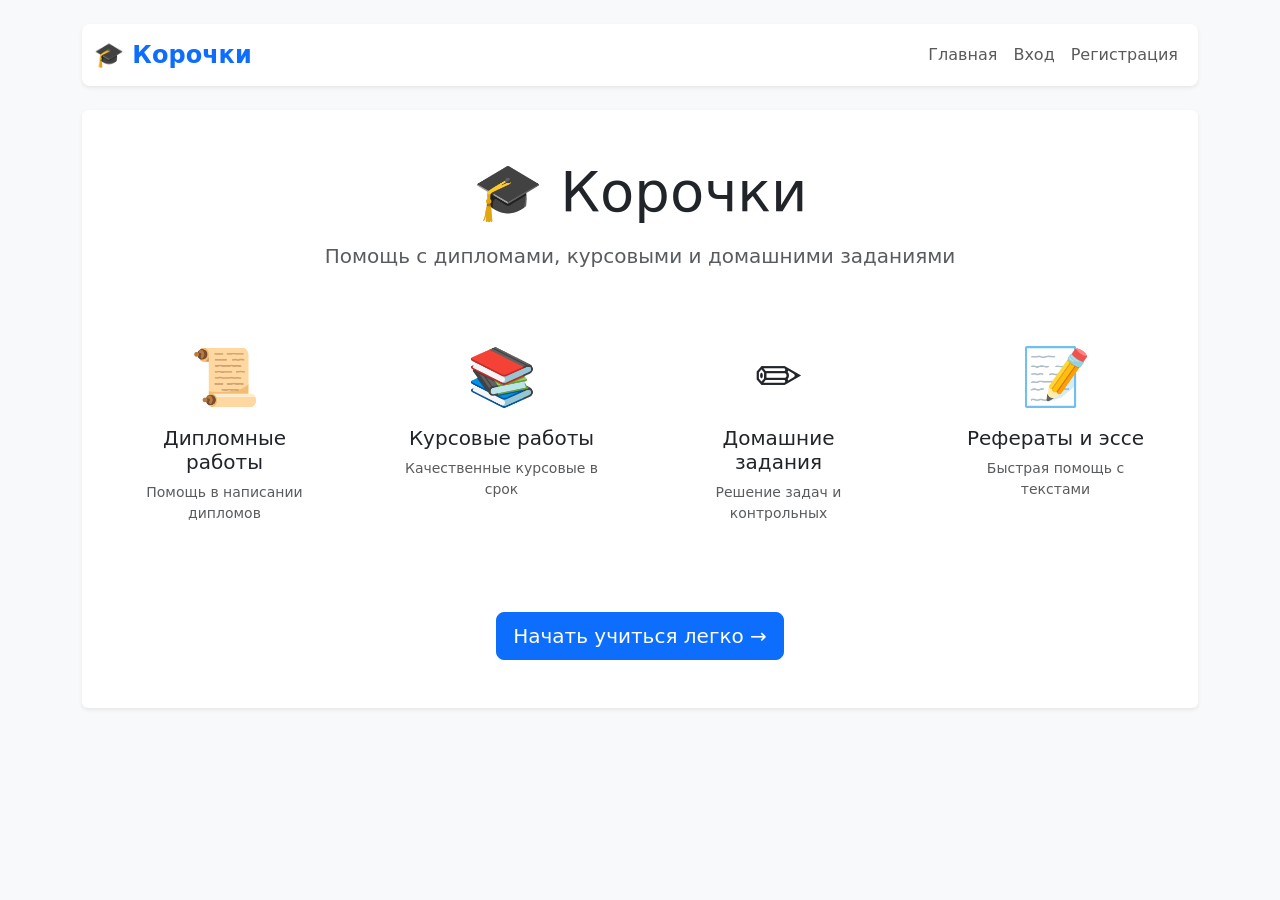
<file: index.html>
<!DOCTYPE html>
<html lang="ru">
<head>
    <meta charset="UTF-8">
    <meta name="viewport" content="width=device-width, initial-scale=1.0">
    <title>Корочки | Помощь с дипломами и ДЗ</title>
    <link href="https://cdn.jsdelivr.net/npm/bootstrap@5.3.0/dist/css/bootstrap.min.css" rel="stylesheet">
    <link rel="stylesheet" href="style.css">
</head>
<body class="bg-light">
    <div class="container py-4">
        <!-- Навигация -->
        <nav class="navbar navbar-expand-lg bg-white rounded-3 shadow-sm mb-4">
            <div class="container-fluid">
                <a class="navbar-brand logo" href="index.html">🎓 Корочки</a>
                <button class="navbar-toggler" type="button" data-bs-toggle="collapse" data-bs-target="#navbarNav">
                    <span class="navbar-toggler-icon"></span>
                </button>
                <div class="collapse navbar-collapse" id="navbarNav">
                    <ul class="navbar-nav ms-auto">
                        <li class="nav-item"><a class="nav-link" href="index.html">Главная</a></li>
                        <li class="nav-item"><a class="nav-link" href="login.html">Вход</a></li>
                        <li class="nav-item"><a class="nav-link" href="register.html">Регистрация</a></li>
                    </ul>
                </div>
            </div>
        </nav>

        <!-- Главный блок -->
        <div class="card border-0 shadow-sm mb-4">
            <div class="card-body text-center py-5">
                <h1 class="display-4 mb-3">🎓 Корочки</h1>
                <p class="lead text-muted mb-4">Помощь с дипломами, курсовыми и домашними заданиями</p>
                
                <div class="row g-4 mt-3">
                    <div class="col-md-3 col-sm-6">
                        <div class="service-card p-4 bg-white h-100">
                            <div class="display-4 mb-3">📜</div>
                            <h5>Дипломные работы</h5>
                            <p class="small text-muted">Помощь в написании дипломов</p>
                        </div>
                    </div>
                    <div class="col-md-3 col-sm-6">
                        <div class="service-card p-4 bg-white h-100">
                            <div class="display-4 mb-3">📚</div>
                            <h5>Курсовые работы</h5>
                            <p class="small text-muted">Качественные курсовые в срок</p>
                        </div>
                    </div>
                    <div class="col-md-3 col-sm-6">
                        <div class="service-card p-4 bg-white h-100">
                            <div class="display-4 mb-3">✏️</div>
                            <h5>Домашние задания</h5>
                            <p class="small text-muted">Решение задач и контрольных</p>
                        </div>
                    </div>
                    <div class="col-md-3 col-sm-6">
                        <div class="service-card p-4 bg-white h-100">
                            <div class="display-4 mb-3">📝</div>
                            <h5>Рефераты и эссе</h5>
                            <p class="small text-muted">Быстрая помощь с текстами</p>
                        </div>
                    </div>
                </div>
                
                <div class="mt-5">
                    <a href="register.html" class="btn btn-primary btn-lg">Начать учиться легко →</a>
                </div>
            </div>
        </div>
    </div>
</body>
</html>
</file>
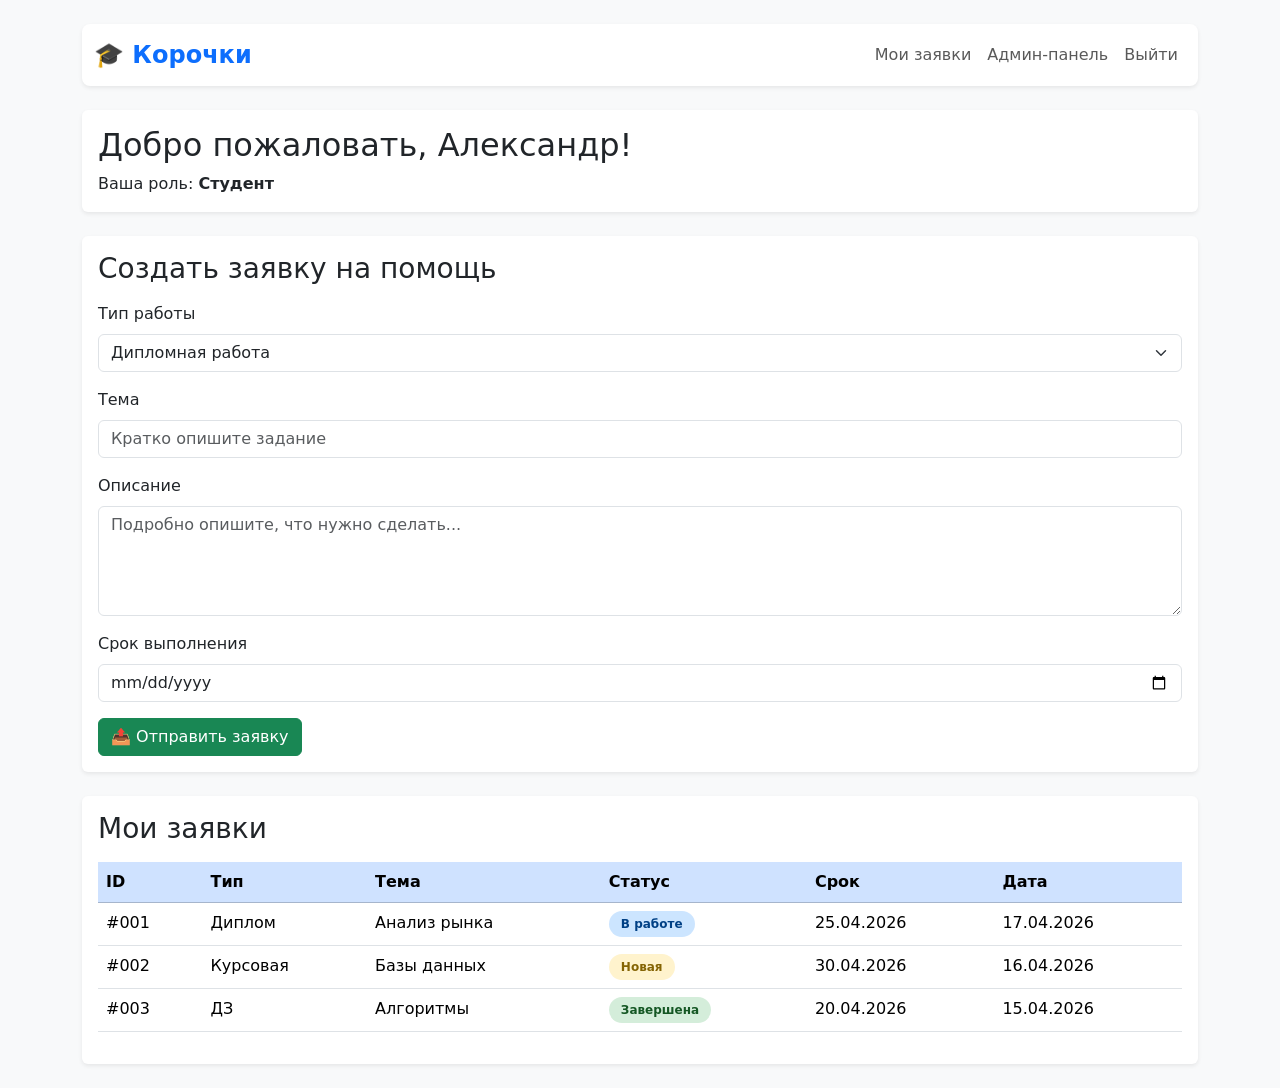
<file: admin.html>
<!DOCTYPE html>
<html lang="ru">
<head>
    <meta charset="UTF-8">
    <meta name="viewport" content="width=device-width, initial-scale=1.0">
    <title>Корочки | Личный кабинет</title>
    <link href="https://cdn.jsdelivr.net/npm/bootstrap@5.3.0/dist/css/bootstrap.min.css" rel="stylesheet">
    <link rel="stylesheet" href="style.css">
</head>
<body class="bg-light">
    <div class="container py-4">
        <nav class="navbar navbar-expand-lg bg-white rounded-3 shadow-sm mb-4">
            <div class="container-fluid">
                <a class="navbar-brand logo" href="index.html">🎓 Корочки</a>
                <button class="navbar-toggler" type="button" data-bs-toggle="collapse" data-bs-target="#navbarNav">
                    <span class="navbar-toggler-icon"></span>
                </button>
                <div class="collapse navbar-collapse" id="navbarNav">
                    <ul class="navbar-nav ms-auto">
                        <li class="nav-item"><a class="nav-link" href="dashboard.html">Мои заявки</a></li>
                        <li class="nav-item"><a class="nav-link" href="admin.html">Админ-панель</a></li>
                        <li class="nav-item"><a class="nav-link" href="index.html">Выйти</a></li>
                    </ul>
                </div>
            </div>
        </nav>

        <div class="card border-0 shadow-sm mb-4">
            <div class="card-body">
                <h2>Добро пожаловать, Александр!</h2>
                <p class="mb-0">Ваша роль: <strong>Студент</strong></p>
            </div>
        </div>

        <div class="card border-0 shadow-sm mb-4">
            <div class="card-body">
                <h3 class="mb-3">Создать заявку на помощь</h3>
                <form>
                    <div class="mb-3">
                        <label class="form-label">Тип работы</label>
                        <select class="form-select">
                            <option>Дипломная работа</option>
                            <option>Курсовая работа</option>
                            <option>Домашнее задание</option>
                            <option>Реферат/эссе</option>
                        </select>
                    </div>
                    <div class="mb-3">
                        <label class="form-label">Тема</label>
                        <input type="text" class="form-control" placeholder="Кратко опишите задание">
                    </div>
                    <div class="mb-3">
                        <label class="form-label">Описание</label>
                        <textarea rows="4" class="form-control" placeholder="Подробно опишите, что нужно сделать..."></textarea>
                    </div>
                    <div class="mb-3">
                        <label class="form-label">Срок выполнения</label>
                        <input type="date" class="form-control">
                    </div>
                    <button type="submit" class="btn btn-success">📤 Отправить заявку</button>
                </form>
            </div>
        </div>

        <div class="card border-0 shadow-sm">
            <div class="card-body">
                <h3 class="mb-3">Мои заявки</h3>
                <div class="table-responsive">
                    <table class="table table-hover">
                        <thead class="table-primary">
                            <tr>
                                <th>ID</th><th>Тип</th><th>Тема</th><th>Статус</th><th>Срок</th><th>Дата</th>
                            </tr>
                        </thead>
                        <tbody>
                            <tr>
                                <td>#001</td><td>Диплом</td><td>Анализ рынка</td>
                                <td><span class="status status-progress">В работе</span></td>
                                <td>25.04.2026</td><td>17.04.2026</td>
                            </tr>
                            <tr>
                                <td>#002</td><td>Курсовая</td><td>Базы данных</td>
                                <td><span class="status status-new">Новая</span></td>
                                <td>30.04.2026</td><td>16.04.2026</td>
                            </tr>
                            <tr>
                                <td>#003</td><td>ДЗ</td><td>Алгоритмы</td>
                                <td><span class="status status-completed">Завершена</span></td>
                                <td>20.04.2026</td><td>15.04.2026</td>
                            </tr>
                        </tbody>
                    </table>
                </div>
            </div>
        </div>
    </div>
</body>
</html>
</file>
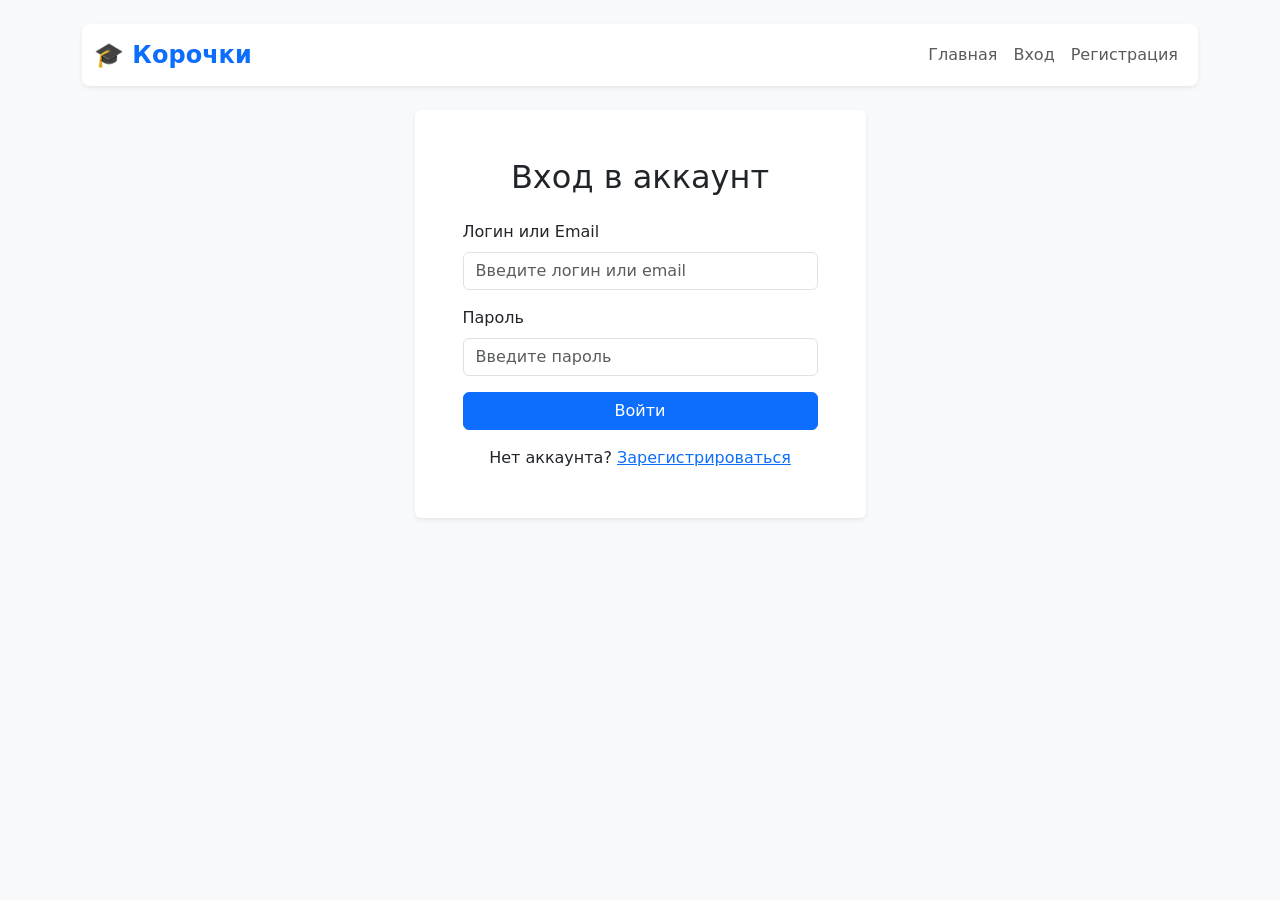
<file: login.html>
<!DOCTYPE html>
<html lang="ru">
<head>
    <meta charset="UTF-8">
    <meta name="viewport" content="width=device-width, initial-scale=1.0">
    <title>Корочки | Вход</title>
    <link href="https://cdn.jsdelivr.net/npm/bootstrap@5.3.0/dist/css/bootstrap.min.css" rel="stylesheet">
    <link rel="stylesheet" href="style.css">
</head>
<body class="bg-light">
    <div class="container py-4">
        <nav class="navbar navbar-expand-lg bg-white rounded-3 shadow-sm mb-4">
            <div class="container-fluid">
                <a class="navbar-brand logo" href="index.html">🎓 Корочки</a>
                <button class="navbar-toggler" type="button" data-bs-toggle="collapse" data-bs-target="#navbarNav">
                    <span class="navbar-toggler-icon"></span>
                </button>
                <div class="collapse navbar-collapse" id="navbarNav">
                    <ul class="navbar-nav ms-auto">
                        <li class="nav-item"><a class="nav-link" href="index.html">Главная</a></li>
                        <li class="nav-item"><a class="nav-link" href="login.html">Вход</a></li>
                        <li class="nav-item"><a class="nav-link" href="register.html">Регистрация</a></li>
                    </ul>
                </div>
            </div>
        </nav>

        <div class="row justify-content-center">
            <div class="col-md-6 col-lg-5">
                <div class="card border-0 shadow-sm">
                    <div class="card-body p-4 p-md-5">
                        <h2 class="text-center mb-4">Вход в аккаунт</h2>
                        <form>
                            <div class="mb-3">
                                <label class="form-label">Логин или Email</label>
                                <input type="text" class="form-control" placeholder="Введите логин или email">
                            </div>
                            <div class="mb-3">
                                <label class="form-label">Пароль</label>
                                <input type="password" class="form-control" placeholder="Введите пароль">
                            </div>
                            <a href="dashboard.html" class="btn btn-primary w-100">Войти</a>
                        </form>
                        <p class="text-center mt-3 mb-0">
                            Нет аккаунта? <a href="register.html">Зарегистрироваться</a>
                        </p>
                    </div>
                </div>
            </div>
        </div>
    </div>
</body>
</html>
</file>
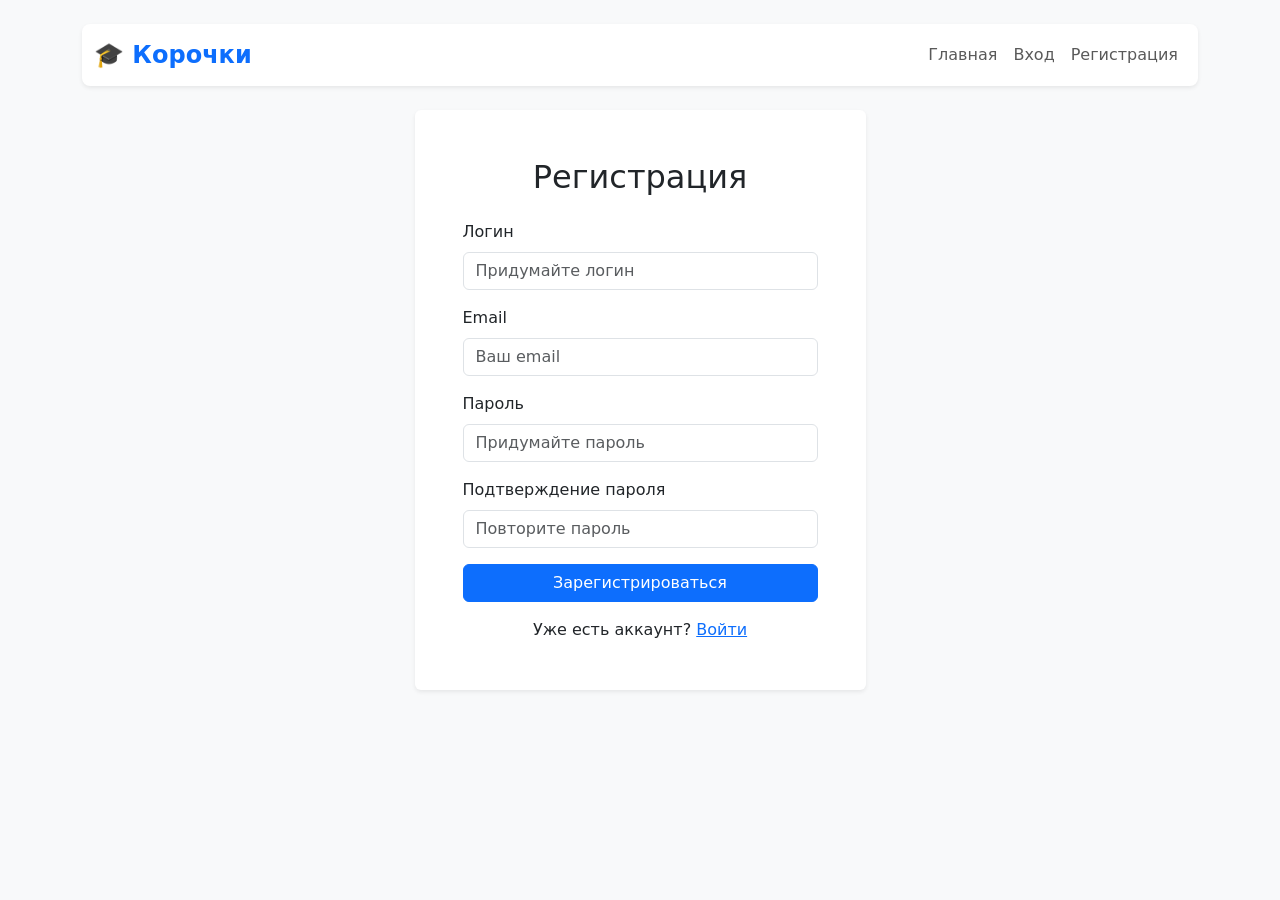
<file: register.html>
<!DOCTYPE html>
<html lang="ru">
<head>
    <meta charset="UTF-8">
    <meta name="viewport" content="width=device-width, initial-scale=1.0">
    <title>Корочки | Регистрация</title>
    <link href="https://cdn.jsdelivr.net/npm/bootstrap@5.3.0/dist/css/bootstrap.min.css" rel="stylesheet">
    <link rel="stylesheet" href="style.css">
</head>
<body class="bg-light">
    <div class="container py-4">
        <nav class="navbar navbar-expand-lg bg-white rounded-3 shadow-sm mb-4">
            <div class="container-fluid">
                <a class="navbar-brand logo" href="index.html">🎓 Корочки</a>
                <button class="navbar-toggler" type="button" data-bs-toggle="collapse" data-bs-target="#navbarNav">
                    <span class="navbar-toggler-icon"></span>
                </button>
                <div class="collapse navbar-collapse" id="navbarNav">
                    <ul class="navbar-nav ms-auto">
                        <li class="nav-item"><a class="nav-link" href="index.html">Главная</a></li>
                        <li class="nav-item"><a class="nav-link" href="login.html">Вход</a></li>
                        <li class="nav-item"><a class="nav-link" href="register.html">Регистрация</a></li>
                    </ul>
                </div>
            </div>
        </nav>

        <div class="row justify-content-center">
            <div class="col-md-6 col-lg-5">
                <div class="card border-0 shadow-sm">
                    <div class="card-body p-4 p-md-5">
                        <h2 class="text-center mb-4">Регистрация</h2>
                        <form>
                            <div class="mb-3">
                                <label class="form-label">Логин</label>
                                <input type="text" class="form-control" placeholder="Придумайте логин">
                            </div>
                            <div class="mb-3">
                                <label class="form-label">Email</label>
                                <input type="email" class="form-control" placeholder="Ваш email">
                            </div>
                            <div class="mb-3">
                                <label class="form-label">Пароль</label>
                                <input type="password" class="form-control" placeholder="Придумайте пароль">
                            </div>
                            <div class="mb-3">
                                <label class="form-label">Подтверждение пароля</label>
                                <input type="password" class="form-control" placeholder="Повторите пароль">
                            </div>
                            <a href="dashboard.html" class="btn btn-primary w-100">Зарегистрироваться</a>
                        </form>
                        <p class="text-center mt-3 mb-0">
                            Уже есть аккаунт? <a href="login.html">Войти</a>
                        </p>
                    </div>
                </div>
            </div>
        </div>
    </div>
</body>
</html>
</file>
<file: style.css>
.logo {
    font-size: 1.5rem;
    font-weight: bold;
    color: #0d6efd;
    text-decoration: none;
}

.logo:hover {
    transform: scale(1.02);
}

.service-card {
    transition: transform 0.2s, box-shadow 0.2s;
    border-radius: 12px;
}

.service-card:hover {
    transform: translateY(-5px);
    box-shadow: 0 5px 15px rgba(0,0,0,0.1);
}

.stat-card {
    transition: transform 0.2s;
    cursor: pointer;
}

.stat-card:hover {
    transform: translateY(-3px);
}

.table tbody tr {
    transition: background 0.2s;
}

.table tbody tr:hover {
    background: #f8f9fa;
}

.status {
    display: inline-block;
    padding: 4px 12px;
    border-radius: 20px;
    font-size: 12px;
    font-weight: 600;
}

.status-new {
    background: #fff3cd;
    color: #856404;
}

.status-progress {
    background: #cce5ff;
    color: #004085;
}

.status-completed {
    background: #d4edda;
    color: #155724;
}

.btn {
    transition: transform 0.1s;
}

.btn:active {
    transform: scale(0.97);
}

.nav-link {
    transition: all 0.2s;
}

.nav-link:hover {
    transform: translateY(-2px);
}

.card {
    transition: transform 0.2s, box-shadow 0.2s;
}

.card:hover {
    transform: translateY(-3px);
    box-shadow: 0 5px 15px rgba(0,0,0,0.1);
}
</file>
